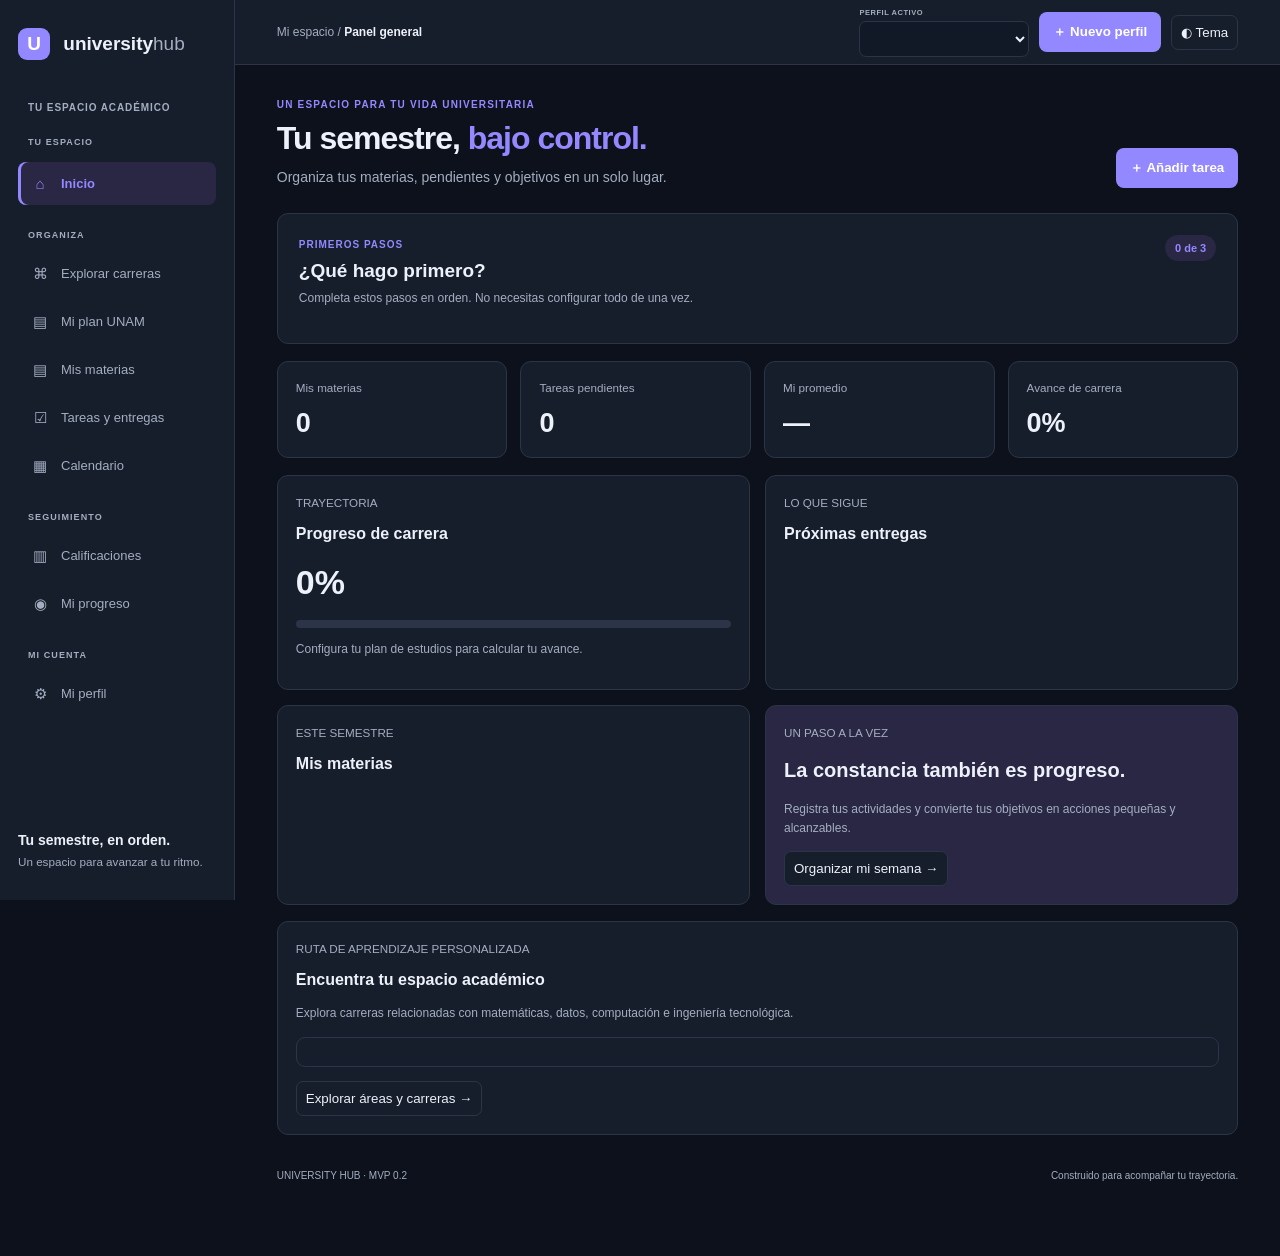
<file: index.html>
<!doctype html>
<html lang="es">
<head>
  <meta charset="utf-8">
  <meta name="viewport" content="width=device-width, initial-scale=1">
  <meta name="theme-color" content="#171a25">
  <meta name="description" content="University Hub: organiza tu vida universitaria en un solo espacio.">
  <title>University Hub</title>
  <link rel="canonical" href="https://realrata.github.io/university-hub/frontend/">
  <meta http-equiv="refresh" content="0; url=frontend/">
  <script>window.location.replace(new URL("frontend/", window.location.href).href);</script>
</head>
<body>
  <p>Abriendo University Hub… Si no te redirige automáticamente, <a href="frontend/">entra aquí</a>.</p>
</body>
</html>
</file>
<file: frontend/styles.css>
:root{--bg:#f4f5f8;--card:#fff;--text:#252938;--muted:#858b9a;--line:#e7e9ef;--accent:#6c63d9;--soft:#efeeff}
*{box-sizing:border-box}
body{margin:0;background:var(--bg);color:var(--text);font:14px Arial,sans-serif}
body.dark{--bg:#11151d;--card:#1b2230;--text:#edf0f7;--muted:#a0a9ba;--line:#30394a;--soft:#302e50}
.sidebar{position:fixed;inset:0 auto 0 0;width:235px;background:var(--card);border-right:1px solid var(--line);padding:28px 18px}
.brand{font-size:19px;font-weight:bold;margin-bottom:42px}
.brand b{display:inline-grid;place-items:center;background:var(--accent);color:white;width:32px;height:32px;border-radius:9px;margin-right:8px}
.brand span{color:var(--muted);font-weight:normal}
.muted,.sidebar p,small{color:var(--muted)}
nav{display:grid;gap:6px;margin-top:15px}
nav button,button{cursor:pointer}
nav button{border:0;background:none;color:var(--muted);text-align:left;padding:12px;border-radius:8px}
nav button.active,nav button:hover{background:var(--soft);color:var(--accent)}
.side-bottom{position:absolute;bottom:28px;line-height:1.5}
.side-bottom p{font-weight:bold;color:var(--text);margin-bottom:0}
main{margin-left:235px}
header{height:65px;background:var(--card);border-bottom:1px solid var(--line);display:flex;align-items:center;justify-content:space-between;padding:0 4%}
header span{color:var(--muted);font-size:12px}
header b{color:var(--text)}
header button,.panel button{border:1px solid var(--line);background:var(--card);color:var(--text);padding:9px;border-radius:7px}
.content{max-width:1300px;margin:auto;padding:40px 4%}
.welcome,.section-head{display:flex;align-items:center;justify-content:space-between;margin-bottom:25px}
.welcome h1{font-size:32px;letter-spacing:-1px;margin:9px 0}
.welcome em{color:var(--accent);font-style:normal}
.welcome p,.section-head p{color:var(--muted);margin:0}
.primary{border:0!important;background:var(--accent)!important;color:white!important;border-radius:8px;padding:11px 14px;font-weight:bold}
.stats{display:grid;grid-template-columns:repeat(4,1fr);gap:13px;margin-bottom:17px}
.stats article,.panel{background:var(--card);border:1px solid var(--line);border-radius:11px;padding:18px}
.stats strong{display:block;font-size:27px;margin-top:10px}
.grid{display:grid;grid-template-columns:1fr 1fr;gap:15px}
.panel h2{font-size:16px}
.big{font-size:34px;display:block;margin:18px 0}
.bar{height:8px;background:var(--line);border-radius:9px;overflow:hidden}
.bar i{display:block;background:var(--accent);height:100%;width:0%}
.panel p{color:var(--muted);font-size:12px;line-height:1.6}
.accent{background:var(--soft)}
.accent h2{font-size:20px;line-height:1.4}
.career-highlight{margin-top:16px}
.view{display:none}
.view.active{display:block}
.section-head h2{margin:0 0 7px}
.cards{display:grid;grid-template-columns:repeat(3,1fr);gap:13px}
.subject-card{background:var(--card);border:1px solid var(--line);padding:18px;border-radius:10px}
.subject-card h3{margin:8px 0}
.subject-card p{color:var(--muted);font-size:12px}
.row{padding:13px 0;border-bottom:1px solid var(--line);display:flex;justify-content:space-between;gap:12px}
.row:last-child{border:0}
.row small{display:block;margin-top:5px}
.row button{padding:5px 9px}
.calendar{display:grid;grid-template-columns:repeat(7,1fr);gap:6px;margin-top:20px}
.day{padding:16px 8px;border:1px solid var(--line);border-radius:7px;min-height:52px}
.form{display:grid;grid-template-columns:1fr 1fr;gap:14px;max-width:700px}
.form label,dialog label{display:grid;gap:7px;color:var(--muted);font-size:12px}
input,select{padding:10px;border:1px solid var(--line);border-radius:7px;background:var(--bg);color:var(--text)}
.career-grid{display:grid;grid-template-columns:repeat(3,minmax(0,1fr));gap:15px;align-items:stretch}
.career-card{background:var(--card);border:1px solid var(--line);border-radius:12px;padding:20px;display:flex;flex-direction:column}
.career-number{font-size:12px;color:var(--accent);font-weight:bold;letter-spacing:2px}
.career-card h3{font-size:20px;margin:12px 0 8px}
.career-card p,.career-card li{color:var(--muted);line-height:1.55;font-size:13px}
.career-card h4{font-size:12px;margin:18px 0 6px}
.career-card ul{padding-left:18px;margin:6px 0}
.tag-list{display:flex;flex-wrap:wrap;gap:6px}
.tag-list span{font-size:11px;padding:6px 8px;border-radius:20px;background:var(--soft);color:var(--text)}
.career-card .primary{margin-top:auto}
.notice{font-size:12px;color:var(--muted);line-height:1.6;margin-top:18px}
.empty-state{padding:25px;color:var(--muted);background:var(--card);border:1px dashed var(--line);border-radius:10px;grid-column:1/-1}
footer{display:flex;justify-content:space-between;color:var(--muted);font-size:10px;padding:35px 0}
dialog{border:1px solid var(--line);border-radius:12px;background:var(--card);color:var(--text);padding:24px;width:min(400px,90vw)}
dialog form{display:grid;gap:13px}
dialog::backdrop{background:#10152299}
@media(max-width:1050px){.career-grid{grid-template-columns:1fr 1fr}}
@media(max-width:900px){.sidebar{width:190px}main{margin-left:190px}.stats{grid-template-columns:1fr 1fr}.cards{grid-template-columns:1fr 1fr}}
@media(max-width:700px){.career-grid{grid-template-columns:1fr}}
@media(max-width:650px){.sidebar{position:relative;width:auto;height:auto;padding:15px}.side-bottom{display:none}main{margin:0}.brand{margin:0}.sidebar p,nav{display:none}.content{padding:24px 15px}.welcome h1{font-size:24px}.grid,.cards,.form{grid-template-columns:1fr}.stats{gap:8px}.stats article{padding:12px}.stats strong{font-size:22px}.welcome{gap:10px}.welcome .primary{font-size:0}.welcome .primary:after{content:'＋';font-size:15px}}

/* Career catalog grouped by related academic areas */
#career-list{display:block}
.career-group{margin:24px 0 32px}
.career-group-heading{display:flex;align-items:center;justify-content:space-between;gap:12px;border-bottom:1px solid var(--line);padding:0 0 10px;margin-bottom:14px}
.career-group-heading h3{font-size:17px;margin:0}
.career-group-heading span{font-size:11px;color:var(--muted)}
.career-group-grid{display:grid;grid-template-columns:repeat(3,minmax(0,1fr));gap:15px}
@media(max-width:1050px){.career-group-grid{grid-template-columns:1fr 1fr}}
@media(max-width:700px){.career-group-grid{grid-template-columns:1fr}}

/* Fuentes y trazabilidad de planes UNAM */
.unam-plan{margin:18px 0;padding:20px;border:1px solid var(--line,#d9dee7);border-radius:16px}
.unam-plan h3{margin:10px 0 6px}
.unam-plan a{display:inline-block;margin:8px 0;color:var(--accent,#5267a8);font-weight:700}
.plan-status{display:inline-block;font-size:.68rem;letter-spacing:.08em;font-weight:800;border-radius:999px;padding:6px 9px}
.plan-status.verified{background:#e2f3e9;color:#17633a}
.plan-status.related{background:#fff0d9;color:#80520a}
.plan-note{font-size:.82rem;opacity:.8;line-height:1.55}

/* Mapa curricular oficial UNAM */
.curriculum-meta{margin-bottom:18px}
.curriculum-meta h3{font-size:22px;margin:12px 0 6px}
.curriculum-stats{display:grid;grid-template-columns:repeat(4,minmax(0,1fr));gap:12px;margin:18px 0}
.curriculum-stats div{display:grid;gap:4px}
.curriculum-stats strong{font-size:23px}
.curriculum-stats small{font-size:11px;color:var(--muted)}
.semester-block{background:var(--card);border:1px solid var(--line);border-radius:12px;padding:16px;margin:14px 0}
.semester-title{display:flex;justify-content:space-between;align-items:center;border-bottom:1px solid var(--line);padding-bottom:9px;margin-bottom:5px}
.semester-title h3{margin:0;font-size:16px}
.semester-title span{font-size:11px;color:var(--muted)}
.curriculum-course{display:flex!important;align-items:center;gap:12px;padding:11px 2px;border-bottom:1px solid var(--line);font-size:13px!important;color:var(--text)!important}
.curriculum-course:last-child{border:0}
.curriculum-course input{width:17px;height:17px;accent-color:var(--accent);flex:none}
.curriculum-course span{display:block;flex:1}
.curriculum-course small{display:block;color:var(--muted);margin-top:4px}
.curriculum-course b{font-size:10px;color:var(--muted)}
@media(max-width:600px){.curriculum-stats{grid-template-columns:1fr 1fr}.semester-title{align-items:flex-start;gap:8px;flex-direction:column}}

.curriculum-filter{display:flex;align-items:center;gap:10px;margin:14px 0;color:var(--muted);font-size:12px}.curriculum-filter select{min-width:190px}

/* Multi-profile workspace */
.header-actions{display:flex;align-items:center;gap:10px}
.profile-picker{display:grid;gap:4px;font-size:9px;color:var(--muted);font-weight:bold;letter-spacing:.06em}
.profile-picker select{min-width:170px;max-width:240px;padding:9px 30px 9px 10px;font-size:12px}
.profile-management{margin-top:18px}
.profile-choice{display:flex;align-items:center;justify-content:space-between;gap:12px;padding:13px 0;border-bottom:1px solid var(--line)}
.profile-choice:last-child{border:0}
.profile-choice div{display:grid;gap:5px}
.profile-choice small{color:var(--muted)}
.profile-choice.selected{border-left:3px solid var(--accent);padding-left:12px}
.profile-choice button{border:1px solid var(--line);border-radius:7px;padding:8px 11px;background:var(--soft);color:var(--text)}
.career-focus{margin:14px 0;padding:14px;border:1px solid var(--line);border-radius:9px}
.career-focus h3{margin:0 0 7px;font-size:15px}
.career-focus p{color:var(--muted);font-size:12px;line-height:1.6}
.career-focus .tag-list{margin:10px 0}
@media(max-width:760px){header{height:auto;min-height:65px;gap:10px;flex-wrap:wrap;padding:12px 4%}.header-actions{flex-wrap:wrap}.profile-picker select{min-width:130px;max-width:170px}.header-actions #create-profile{font-size:0;padding:9px}.header-actions #create-profile:after{content:"＋ Perfil";font-size:12px}}


/* Navegación más clara y primeros pasos */
.nav-caption{margin:18px 10px 5px;color:var(--muted);font-size:9px;font-weight:800;letter-spacing:.12em}
nav button{font-size:13px;min-height:40px;transition:background .15s ease,color .15s ease}
nav button.active{font-weight:700;box-shadow:inset 3px 0 var(--accent)}
.content{padding-top:30px}
.welcome{align-items:flex-end;gap:18px}
.welcome>div>small,.eyebrow{font-size:10px;font-weight:800;letter-spacing:.12em;color:var(--accent)}
.welcome p{line-height:1.6}
.quick-start{display:grid;grid-template-columns:minmax(220px,.85fr) 1.4fr;gap:22px;align-items:center;margin-bottom:18px;padding:22px}
.quick-start h2{font-size:18px;line-height:1.35;margin:9px 0}
.quick-start>div>p{font-size:12px;line-height:1.65;color:var(--muted);max-width:360px}
.quick-actions{display:grid;grid-template-columns:repeat(3,minmax(0,1fr));gap:9px}
.quick-actions button{display:flex;align-items:center;gap:9px;text-align:left;padding:12px;border:1px solid var(--line);border-radius:9px;background:var(--bg);color:var(--text);min-width:0}
.quick-actions button:hover{border-color:var(--accent);background:var(--soft)}
.quick-actions button>b{display:grid;place-items:center;flex:none;width:27px;height:27px;border-radius:50%;background:var(--soft);color:var(--accent)}
.quick-actions button span{display:grid;gap:4px;min-width:0}
.quick-actions button strong{font-size:11px}
.quick-actions button small{font-size:10px;color:var(--muted);line-height:1.35}
.quick-actions button i{font-style:normal;color:var(--accent);margin-left:auto}
.stats article{transition:transform .15s ease,border-color .15s ease}
.stats article:hover{transform:translateY(-2px);border-color:var(--accent)}
.panel h2{line-height:1.35}
button:focus-visible,input:focus-visible,select:focus-visible{outline:3px solid color-mix(in srgb,var(--accent) 35%,transparent);outline-offset:2px}
.empty-state{line-height:1.65}
@media(max-width:1000px){.quick-start{grid-template-columns:1fr}.quick-actions{grid-template-columns:repeat(3,minmax(0,1fr))}}
@media(max-width:700px){.quick-actions{grid-template-columns:1fr}.quick-start{padding:16px}.welcome{align-items:flex-start;flex-direction:column}.nav-caption{display:none}}

/* Claridad de navegación y guía paso a paso */
.sidebar .muted{font-size:10px;letter-spacing:.09em;font-weight:700;margin:10px 10px 24px}
.nav-caption{margin:20px 10px 7px;font-size:9px;color:var(--muted)}
nav{gap:5px}
nav button{display:flex;align-items:center;gap:11px;padding:11px 12px;min-height:43px;font-weight:500}
.nav-icon{display:inline-grid;place-items:center;width:20px;flex:none;font-size:15px;color:var(--muted)}
nav button.active .nav-icon,nav button:hover .nav-icon{color:var(--accent)}
.getting-started{margin-bottom:17px;padding:21px}
.guide-heading{display:flex;align-items:flex-start;justify-content:space-between;gap:16px;margin-bottom:15px}
.guide-heading small{font-size:10px;font-weight:800;letter-spacing:.1em;color:var(--accent)}
.guide-heading h2{margin:7px 0 5px;font-size:19px}
.guide-heading p{margin:0;color:var(--muted);font-size:12px;line-height:1.5}
.guide-counter{white-space:nowrap;background:var(--soft);color:var(--accent);padding:7px 10px;border-radius:20px;font-size:11px;font-weight:700}
.guide-steps{display:grid;grid-template-columns:repeat(3,minmax(0,1fr));gap:10px}
.guide-step{display:grid;grid-template-columns:30px 1fr;gap:9px;align-items:start;padding:13px;border:1px solid var(--line);border-radius:10px;min-width:0}
.guide-number{display:grid;place-items:center;width:27px;height:27px;border-radius:50%;background:var(--soft);color:var(--accent);font-size:11px;font-weight:800}
.guide-copy strong{display:block;font-size:12px;line-height:1.4}
.guide-copy p{margin:5px 0 9px;color:var(--muted);font-size:11px;line-height:1.45}
.guide-step button{grid-column:2;justify-self:start;border:0;background:transparent;color:var(--accent);font-size:11px;font-weight:700;padding:2px 0}
.guide-step.is-done{background:color-mix(in srgb,var(--soft) 45%,var(--card));border-color:color-mix(in srgb,var(--accent) 28%,var(--line))}
.guide-step.is-done .guide-number{background:var(--accent);color:#fff}
.stats article small{display:block;line-height:1.4;min-height:18px}
.section-head{gap:14px}
.section-head p{line-height:1.55;max-width:650px}
.empty-state{display:flex;flex-direction:column;align-items:flex-start;gap:8px}
button{transition:filter .15s ease,transform .15s ease}
button:hover{filter:brightness(.98)}
button:active{transform:translateY(1px)}
@media(max-width:950px){.guide-steps{grid-template-columns:1fr}.guide-step{grid-template-columns:30px 1fr auto;align-items:center}.guide-copy p{margin-bottom:0}.guide-step button{grid-column:3;grid-row:1}}
@media(max-width:650px){.guide-heading{flex-direction:column}.guide-step{grid-template-columns:28px 1fr}.guide-step button{grid-column:2;grid-row:auto}.getting-started{padding:15px}}

/* Modo oscuro predeterminado y contraste de componentes */
:root{color-scheme:light}
body.dark{color-scheme:dark;--bg:#0d111b;--card:#171e2b;--text:#edf1fa;--muted:#a3aec1;--line:#2b3547;--accent:#9388ff;--soft:#292743}
body.dark .plan-status.verified{background:#173b32;color:#8ce0b5}
body.dark .plan-status.related{background:#45351c;color:#f2cb7a}
body.dark input,body.dark select,body.dark textarea{background:#111826;color:var(--text);border-color:var(--line)}
body.dark input::placeholder{color:#8490a5}
body.dark .semester-block,body.dark .career-card,body.dark .subject-card{background:var(--card)}
body.dark .guide-step.is-done{background:#20283a;border-color:#45416e}
body.dark .guide-step.is-done .guide-number{color:#fff}
body.dark .profile-choice button{background:var(--soft);color:var(--text)}
body.dark dialog{background:var(--card);color:var(--text);border-color:var(--line)}
body.dark dialog button:not(.primary){background:var(--soft);color:var(--text);border:1px solid var(--line);border-radius:7px;padding:9px}
body.dark a{color:#b4adff}
body.dark .notice{color:var(--muted)}
</file>
